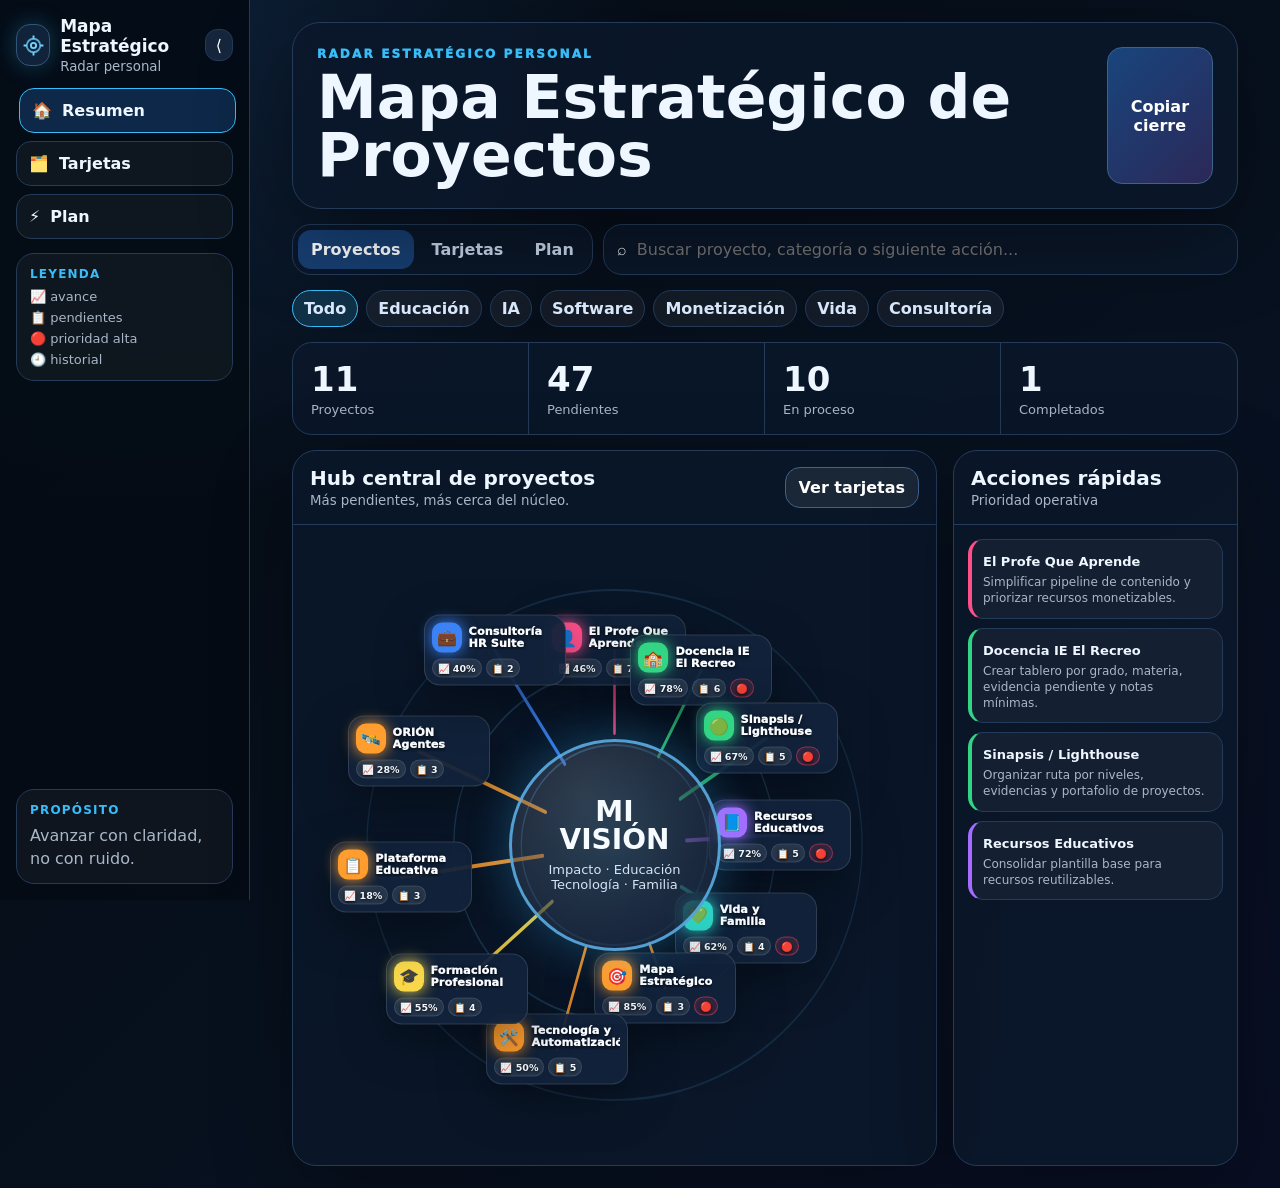
<file: index.html>
<!doctype html><html lang='es'><head><meta charset='utf-8'><meta name='viewport' content='width=device-width,initial-scale=1'><meta name='theme-color' content='#07111f'><title>Mapa Estratégico de Proyectos</title><style>:root{--bg:#06111f;--panel:#0b182b;--card:#12233b;--line:#243b59;--txt:#eef6ff;--muted:#a9b7c9;--cyan:#38bdf8;--blue:#3b82f6;--green:#32d583;--purple:#a66cff;--pink:#ff4f8b;--orange:#ff9d2e;--yellow:#f8d84a;--teal:#2dd4bf;--red:#ff435f;--shadow:0 26px 90px rgba(0,0,0,.38)}*{box-sizing:border-box}body{margin:0;background:radial-gradient(circle at 10% 0,rgba(21,52,90,.55),transparent 32%),linear-gradient(135deg,#050b13,#07111f 60%,#090e24);color:var(--txt);font-family:Inter,system-ui,-apple-system,Segoe UI,Arial,sans-serif}button,input,a{font:inherit}button{cursor:pointer}.app{display:grid;grid-template-columns:250px 1fr;min-height:100vh}.side{position:sticky;top:0;height:100vh;padding:16px;background:rgba(5,12,22,.94);border-right:1px solid var(--line);display:flex;flex-direction:column;gap:14px;transition:width .35s ease,transform .35s ease}.side.min{width:76px}.side.min .txt,.side.min .legend,.side.min .purpose{opacity:0;transform:translateX(-8px);pointer-events:none;display:none}.brand,.nav button{display:flex;align-items:center;gap:10px;color:var(--txt)}.brand{text-decoration:none}.logo{width:42px;height:42px;border-radius:14px;display:grid;place-items:center;background:#10233a;border:1px solid #315677;box-shadow:0 0 22px rgba(56,189,248,.27)}.logo svg{width:25px;height:25px}.brand b{display:block;font-size:17px}.brand small{display:block;color:var(--muted);margin-top:3px}.collapse{margin-left:auto;background:#16263c;color:#fff;border:1px solid var(--line);border-radius:12px;width:32px;height:32px;transition:.25s}.collapse:hover{transform:scale(1.06);border-color:var(--cyan)}.nav{display:grid;gap:8px}.nav button{height:45px;border:1px solid var(--line);border-radius:15px;background:rgba(255,255,255,.04);padding:0 12px;font-weight:800;transition:transform .22s,background .22s,border-color .22s}.nav button.active,.nav button:hover{background:rgba(47,140,255,.21);border-color:#38bdf8;transform:translateX(3px)}.legend,.purpose{border:1px solid var(--line);border-radius:18px;padding:13px;background:rgba(255,255,255,.04);transition:.25s}.legend h4,.purpose h4{margin:0 0 8px;color:var(--cyan);font-size:12px;text-transform:uppercase;letter-spacing:.1em}.legend ul{list-style:none;margin:0;padding:0;color:var(--muted);font-size:13px;display:grid;gap:6px}.purpose{margin-top:auto}.purpose p{margin:0;color:var(--muted);line-height:1.4}.main{padding:22px clamp(12px,4vw,42px);display:grid;gap:15px;min-width:0}.top{display:none}.hero,.panel,.stats,.tabs .box,.search{border:1px solid var(--line);background:rgba(11,24,43,.85)}.hero{border-radius:28px;padding:24px;display:flex;justify-content:space-between;gap:16px;box-shadow:var(--shadow);animation:rise .45s ease both}.eye{margin:0 0 8px;color:var(--cyan);font-weight:950;font-size:12px;text-transform:uppercase;letter-spacing:.18em}.hero h1{margin:0;font-size:clamp(32px,5vw,60px);line-height:.96}.actions{display:flex;gap:9px}.btn{border:1px solid #3e638b;border-radius:15px;padding:10px 13px;background:rgba(255,255,255,.07);color:#fff;text-decoration:none;font-weight:850;transition:transform .2s,background .2s,border-color .2s}.btn:hover{transform:translateY(-2px);border-color:var(--cyan)}.primary{background:linear-gradient(135deg,rgba(47,140,255,.4),rgba(166,108,255,.22))}.tabs{display:grid;grid-template-columns:auto 1fr;gap:10px}.tabs .box{border-radius:19px;padding:5px;display:flex;gap:5px;overflow:auto}.tab{border:0;background:transparent;color:#c8d7eb;border-radius:13px;padding:10px 13px;font-weight:850;white-space:nowrap;transition:background .25s,transform .2s}.tab:hover{transform:translateY(-1px)}.tab.active{background:rgba(47,140,255,.34);color:#fff}.search{border-radius:19px;display:flex;align-items:center;gap:8px;padding:0 13px}.search input{height:48px;width:100%;background:transparent;border:0;outline:0;color:#fff}.filters{display:flex;gap:8px;flex-wrap:wrap}.chip{border:1px solid var(--line);border-radius:999px;background:rgba(255,255,255,.05);color:#dbeafe;padding:8px 11px;font-weight:800;transition:transform .2s,background .2s}.chip:hover{transform:translateY(-2px)}.chip.active{background:rgba(56,189,248,.17);border-color:#38bdf8}.stats{border-radius:20px;display:grid;grid-template-columns:repeat(4,1fr);overflow:hidden;animation:rise .55s ease both}.stat{padding:16px 18px;border-right:1px solid var(--line)}.stat:last-child{border:0}.stat b{display:block;font-size:34px}.stat span{color:var(--muted);font-size:13px}.view{display:none;opacity:0;transform:translateY(10px)}.view.active{display:block;animation:viewIn .28s ease both}.grid{display:grid;grid-template-columns:minmax(620px,1fr) 285px;gap:16px}.panel{border-radius:24px;overflow:hidden;box-shadow:0 25px 80px rgba(0,0,0,.32)}.ph{padding:15px 17px;border-bottom:1px solid var(--line);display:flex;justify-content:space-between;align-items:center}.ph h2{margin:0;font-size:20px}.ph small{color:var(--muted)}.radar{position:relative;height:640px;overflow:hidden;background:radial-gradient(circle at 50% 50%,rgba(56,189,248,.13),transparent 22%)}.radar svg{position:absolute;inset:0;width:100%;height:100%;animation:drift 30s ease-in-out infinite alternate}.core{position:absolute;left:50%;top:50%;transform:translate(-50%,-50%);z-index:4;width:212px;height:212px;border-radius:50%;display:grid;place-items:center;text-align:center;border:3px solid rgba(91,177,234,.87);background:radial-gradient(circle at 35% 25%,rgba(255,255,255,.14),rgba(18,35,59,.96));box-shadow:0 0 44px rgba(56,189,248,.27);animation:pulse 5s ease-in-out infinite}.core b{font-size:28px;line-height:1;color:#f5fbff}.core span{display:block;color:#d6e4f4;font-size:13px;margin-top:8px}.node{position:absolute;z-index:3;width:142px;min-height:68px;transform:translate(-50%,-50%);border:1px solid rgba(255,255,255,.13);border-radius:16px;background:rgba(18,35,59,.94);padding:7px;box-shadow:0 16px 48px rgba(0,0,0,.38);text-align:left;animation:float var(--dur,7s) ease-in-out infinite alternate;color:#f6fbff!important;transition:box-shadow .2s,border-color .2s,filter .2s}.node:hover{border-color:var(--c);box-shadow:0 0 28px color-mix(in srgb,var(--c),transparent 38%);filter:brightness(1.08)}.nt{display:flex;gap:7px;align-items:center}.ni{width:30px;height:30px;border-radius:10px;display:grid;place-items:center;background:var(--c);box-shadow:0 0 15px var(--c);flex:0 0 30px;font-size:16px;color:#fff!important}.nn{font-weight:950;font-size:11.2px;line-height:1.08;color:#f8fbff!important;text-shadow:0 1px 4px rgba(0,0,0,.9);white-space:pre-line;overflow:hidden;max-height:25px;letter-spacing:.01em}.badges{display:flex;gap:4px;margin-top:6px}.pill{font-size:9.5px;font-weight:900;padding:3px 5px;border-radius:999px;background:rgba(255,255,255,.09);border:1px solid rgba(255,255,255,.11);white-space:nowrap;color:#f3f8ff!important;text-shadow:0 1px 3px rgba(0,0,0,.85)}.red{background:rgba(255,67,95,.14)!important;border-color:rgba(255,67,95,.45)!important;color:#ffd9df!important;animation:warn 2.4s ease-in-out infinite}.quick{padding:14px;display:grid;gap:9px}.qa{border:1px solid var(--line);border-left:4px solid var(--c);border-radius:15px;padding:11px;background:rgba(255,255,255,.04);animation:rise .35s ease both}.qa b{font-size:13px}.qa p{margin:4px 0 0;color:var(--muted);font-size:12px;line-height:1.35}.cards,.plan{padding:14px;display:grid;grid-template-columns:repeat(2,minmax(260px,1fr));gap:12px}.card,.mcard{border:1px solid var(--line);border-radius:20px;background:rgba(18,35,59,.96);padding:13px;display:grid;gap:9px;position:relative;transition:transform .2s,border-color .2s,box-shadow .2s}.card:hover,.mcard:hover{transform:translateY(-3px);border-color:var(--c);box-shadow:0 0 28px color-mix(in srgb,var(--c),transparent 55%)}.card:before{content:'';position:absolute;inset:0 0 auto;height:4px;background:var(--c)}.ctop,.mhead{display:flex;align-items:center;gap:9px}.ctop{justify-content:space-between}.ci,.mi{width:40px;height:40px;border-radius:13px;display:grid;place-items:center;background:var(--c);box-shadow:0 0 16px var(--c);font-size:20px;flex:0 0 40px}.cname{font-weight:900;display:-webkit-box;-webkit-line-clamp:2;-webkit-box-orient:vertical;overflow:hidden;color:#fff}.tiny{color:var(--muted);font-size:12px}.hist{width:32px;height:32px;border:1px solid var(--line);background:rgba(255,255,255,.07);color:#fff;border-radius:11px;transition:.2s}.hist:hover{border-color:var(--cyan);transform:rotate(-8deg) scale(1.05)}.bar{height:8px;background:#102137;border-radius:99px;overflow:hidden}.bar i{display:block;height:100%;background:linear-gradient(90deg,var(--c),#fff);transition:width .5s ease}.more{display:grid;color:var(--muted);font-size:13px;line-height:1.4;max-height:0;overflow:hidden;opacity:0;transition:max-height .32s ease,opacity .22s ease,padding .22s}.card.open .more,.mcard.open .mbody{max-height:230px;opacity:1;padding-top:6px}.tags{display:flex;gap:5px;flex-wrap:wrap;margin-top:7px}.tag{font-size:10px;border:1px solid var(--line);border-radius:999px;background:rgba(255,255,255,.06);padding:4px 7px;color:#d7e7fb}.mobile{display:none}.mhead{cursor:pointer}.mt{flex:1;min-width:0}.mt b{display:block;white-space:nowrap;overflow:hidden;text-overflow:ellipsis;color:#fff}.mstats{display:flex;gap:4px;flex-wrap:wrap}.mbody{display:grid;color:var(--muted);font-size:13px;max-height:0;overflow:hidden;opacity:0;transition:max-height .32s ease,opacity .22s ease}.plan{grid-template-columns:1fr}.planitem{display:grid;grid-template-columns:auto 1fr auto;gap:10px;border:1px solid var(--line);border-left:4px solid var(--c);border-radius:15px;background:rgba(255,255,255,.04);padding:11px;animation:rise .35s ease both}.planitem p{margin:3px 0 0;color:var(--muted);font-size:13px}.modalBg{position:fixed;inset:0;display:none;align-items:center;justify-content:center;padding:12px;background:rgba(3,8,15,.6);backdrop-filter:blur(6px);z-index:99}.modalBg.open{display:flex;animation:fade .18s ease}.modal{width:min(700px,100%);border:1px solid var(--line);border-radius:22px;background:linear-gradient(145deg,rgba(11,22,40,.98),rgba(18,35,59,.97));box-shadow:0 26px 90px rgba(0,0,0,.67);overflow:hidden;position:relative;animation:modalIn .22s ease both}.modal:before{content:'';position:absolute;inset:0 0 auto;height:5px;background:var(--c);box-shadow:0 0 24px var(--c)}.mh{padding:12px 13px;border-bottom:1px solid var(--line);background:linear-gradient(135deg,color-mix(in srgb,var(--c),transparent 82%),rgba(255,255,255,.03));display:flex;align-items:center;justify-content:space-between;gap:10px}.mtitle{display:flex;align-items:center;gap:10px;min-width:0}.big{width:42px;height:42px;border-radius:14px;display:grid;place-items:center;background:var(--c);box-shadow:0 0 18px var(--c);font-size:21px;flex:0 0 42px}.mh h3{margin:0;font-size:19px;white-space:nowrap;overflow:hidden;text-overflow:ellipsis}.mh small{color:var(--muted);font-size:12px}.x{width:34px;height:34px;border:1px solid var(--line);border-radius:12px;background:rgba(255,255,255,.07);color:#fff;transition:.2s}.x:hover{transform:rotate(90deg);border-color:var(--cyan)}.mb{padding:12px;display:grid;gap:10px}.mstats2{display:grid;grid-template-columns:repeat(4,1fr);gap:7px}.ms{border:1px solid var(--line);border-radius:14px;padding:8px;background:rgba(255,255,255,.05);display:flex;align-items:center;gap:7px}.ms i{width:25px;height:25px;border-radius:9px;display:grid;place-items:center;background:color-mix(in srgb,var(--c),transparent 78%);font-style:normal;font-size:14px}.ms b{display:block;font-size:15px;line-height:1}.ms span{display:block;color:var(--muted);font-size:9.5px;text-transform:uppercase;letter-spacing:.04em}.split{display:grid;grid-template-columns:1fr 1fr;gap:9px}.box{border:1px solid var(--line);border-radius:15px;background:rgba(255,255,255,.04);padding:10px}.box h4{margin:0 0 6px;font-size:13px}.box p{margin:0;color:var(--muted);font-size:13px;line-height:1.4}.tl{border-left:3px solid var(--c);padding-left:8px;margin-bottom:7px}.tl b{font-size:12.5px}.tl p{margin:2px 0 0;color:var(--muted);font-size:12px}.toast{position:fixed;right:14px;bottom:14px;background:#081525;border:1px solid var(--line);border-radius:14px;padding:11px 13px;box-shadow:0 20px 60px rgba(0,0,0,.52);opacity:0;transform:translateY(10px);transition:.2s;z-index:110}.toast.show{opacity:1;transform:translateY(0)}@keyframes pulse{50%{box-shadow:0 0 58px rgba(56,189,248,.4)}}@keyframes drift{from{transform:rotate(-1.5deg)}to{transform:rotate(1.8deg)}}@keyframes float{from{margin-top:-4px}to{margin-top:6px}}@keyframes viewIn{from{opacity:0;transform:translateY(12px)}to{opacity:1;transform:none}}@keyframes modalIn{from{opacity:0;transform:scale(.96) translateY(10px)}to{opacity:1;transform:scale(1)}}@keyframes fade{from{opacity:0}to{opacity:1}}@keyframes rise{from{opacity:0;transform:translateY(10px)}to{opacity:1;transform:none}}@keyframes warn{50%{box-shadow:0 0 14px rgba(255,67,95,.44)}}@media(max-width:1180px){.app{grid-template-columns:1fr}.side{position:fixed;z-index:80;left:0;top:0;bottom:0;transform:translateX(-103%);width:250px}.side.open{transform:translateX(0)}.collapse{display:none}.top{display:flex;position:sticky;top:0;z-index:70;align-items:center;justify-content:space-between;padding:10px 12px;background:rgba(5,12,22,.94);border-bottom:1px solid var(--line)}.menu{width:38px;height:38px;border:1px solid var(--line);border-radius:12px;background:#16263c;color:#fff}.main{padding:11px}.grid{grid-template-columns:1fr}.grid aside{display:none}.radar{height:600px}.cards{grid-template-columns:repeat(2,minmax(230px,1fr))}}@media(max-width:720px){.hero{padding:18px;border-radius:22px}.hero h1{font-size:30px}.actions{display:none}.tabs{grid-template-columns:1fr}.stats{grid-template-columns:repeat(2,1fr)}.stat:nth-child(2){border-right:0}.desktopOnly{display:none}.grid{display:none}.mobile{display:block}.cards{grid-template-columns:1fr}.mstats{justify-content:flex-end}.mstats .pill{font-size:10px}.mstats .pill:not(.red):nth-child(2){display:none}.split,.mstats2{grid-template-columns:1fr}.modal{max-height:92vh;overflow:auto}}</style></head><body><div class='app'><aside class='side' id='side'><a class='brand' href='#'><span class='logo'><svg viewBox='0 0 24 24' fill='none' stroke='#72d7ff' stroke-width='1.8'><circle cx='12' cy='12' r='2.5'/><circle cx='12' cy='12' r='6.5' opacity='.75'/><path d='M2.5 12h3M18.5 12h3M12 2.5v3M12 18.5v3'/></svg></span><span class='txt'><b>Mapa Estratégico</b><small>Radar personal</small></span><button class='collapse' id='collapse'>⟨</button></a><nav class='nav' id='nav'></nav><section class='legend'><h4>Leyenda</h4><ul><li>📈 avance</li><li>📋 pendientes</li><li>🔴 prioridad alta</li><li>🕘 historial</li></ul></section><section class='purpose'><h4>Propósito</h4><p>Avanzar con claridad, no con ruido.</p></section></aside><main class='main'><header class='top'><button class='menu' id='menu'>☰</button><b>Mapa Estratégico</b><button class='btn' id='copyTop'>Copiar</button></header><section class='hero'><div><p class='eye'>Radar estratégico personal</p><h1>Mapa Estratégico de Proyectos</h1></div><div class='actions'><button class='btn primary' id='copyClose'>Copiar cierre</button></div></section><section class='tabs'><div class='box' id='tabbox'><button class='tab active' data-view='hub'>Proyectos</button><button class='tab' data-view='cards'>Tarjetas</button><button class='tab' data-view='plan'>Plan</button></div><label class='search'>⌕ <input id='q' placeholder='Buscar proyecto, categoría o siguiente acción...'></label></section><section class='filters' id='filters'></section><section class='stats'><article class='stat'><b id='stProjects'>0</b><span>Proyectos</span></article><article class='stat'><b id='stPend'>0</b><span>Pendientes</span></article><article class='stat'><b id='stDoing'>0</b><span>En proceso</span></article><article class='stat'><b id='stDone'>1</b><span>Completados</span></article></section><section class='view active' id='view-hub'><div class='grid'><article class='panel'><div class='ph'><div><h2>Hub central de proyectos</h2><small>Más pendientes, más cerca del núcleo.</small></div><button class='btn' data-switch='cards'>Ver tarjetas</button></div><div class='radar'><svg viewBox='0 0 1000 640' preserveAspectRatio='none'><ellipse cx='500' cy='320' rx='145' ry='100' fill='none' stroke='rgba(91,177,234,.34)' stroke-width='2'/><ellipse cx='500' cy='320' rx='250' ry='175' fill='none' stroke='rgba(91,177,234,.22)' stroke-width='2'/><ellipse cx='500' cy='320' rx='385' ry='255' fill='none' stroke='rgba(91,177,234,.14)' stroke-width='2'/><g id='lines'></g></svg><div class='core'><div><b>MI<br>VISIÓN</b><span>Impacto · Educación<br>Tecnología · Familia</span></div></div><div id='nodes'></div></div></article><aside class='panel'><div class='ph'><div><h2>Acciones rápidas</h2><small>Prioridad operativa</small></div></div><div class='quick' id='quick'></div></aside></div><div class='mobile'><article class='panel'><div class='ph' id='resetMobile'><div><h2>Proyectos</h2><small>Toca para desplegar.</small></div><button class='btn'>Recoger</button></div><div id='mobileList' style='padding:12px;display:grid;gap:10px'></div></article></div></section><section class='view' id='view-cards'><article class='panel'><div class='ph'><div><h2>Tarjetas con porcentajes</h2><small>Toca para abrir o recoger.</small></div></div><div class='cards' id='cards'></div></article></section><section class='view' id='view-plan'><article class='panel'><div class='ph'><div><h2>Plan operativo</h2><small>Siguientes movimientos.</small></div></div><div class='plan' id='plan'></div></article></section></main></div><div class='modalBg' id='modalBg'><div class='modal' id='modal'><div class='mh'><div class='mtitle'><div class='big' id='mIcon'>🎯</div><div><h3 id='mTitle'>Proyecto</h3><small id='mSub'></small></div></div><button class='x' id='close'>×</button></div><div class='mb'><div class='mstats2' id='mStats'></div><div class='split'><div class='box'><h4>Resumen</h4><p id='mSummary'></p></div><div class='box'><h4>Siguiente acción</h4><p id='mNext'></p></div></div><div class='split'><div class='box'><h4>Etiquetas</h4><div class='tags' id='mTags'></div></div><div class='box'><h4>Historial</h4><div id='mHistory'></div></div></div></div></div></div><div class='toast' id='toast'></div><script>(()=>{const projects=[['doc','Docencia IE El Recreo','Docencia IE\nEl Recreo','Educación institucional',['educacion','institucional','planeacion','feria'],'alta',78,6,'Activo permanente','Planeaciones, notas, asistencias, controles diarios, desempeños, ESTEMBRANDO, CafeTech, CafeSec, feria, malla y actas.','Crear tablero por grado, materia, evidencia pendiente y notas mínimas.','var(--green)','🏫',[['02 Sep','Se refinó la estructura del proyecto docente.'],['03 Sep','Se priorizó tablero de notas y evidencias.']]],['rec','Recursos Educativos con IA y Tecnología','Recursos\nEducativos','Recursos educativos',['educacion','ia','recursos','guias'],'alta',72,5,'Activo','Guías PDF, HTML offline, Cornell, laboratorios virtuales, plantillas, rúbricas y apps de clase.','Consolidar plantilla base para recursos reutilizables.','var(--purple)','📘',[['29 Ago','Se unificaron guías y apps como un solo frente.'],['03 Sep','Se pidió conectar recursos con marca personal.']]],['orion','ORIÓN · Agentes Docentes','ORIÓN\nAgentes','Software & IA',['ia','software'],'media',28,3,'Diseño','Sistema de agentes donde ORIÓN recibe intención, MERLIN genera recursos y SÉNECA valida calidad.','Definir flujo exacto de agentes y archivos implicados.','var(--orange)','🛰️',[['20 Ago','Se pausó hasta definir malla.'],['03 Sep','Se reubicó como soporte a recursos/colegio.']]],['epqa','El Profe Que Aprende','El Profe Que\nAprende','Marca personal',['monetizacion','educacion'],'alta',46,7,'Activo estratégico','Marca educativa, contenido, comunidad, recursos, blogs, sitio web y monetización.','Simplificar pipeline de contenido y priorizar recursos monetizables.','var(--pink)','👤',[['28 Ago','Se definió paquete de guion, cover, post y assets.'],['03 Sep','Se confirmó que es el frente más rentable a mediano plazo.']]],['sin','Sinapsis / Lighthouse','Sinapsis /\nLighthouse','Educación institucional',['educacion','emprendimiento'],'alta',67,5,'En operación','Clases infantiles y juveniles de programación; convenio Lighthouse; juegos de estudiantes.','Organizar ruta por niveles, evidencias y portafolio de proyectos.','var(--green)','🟢',[['26 Ago','Iteraciones de juegos de estudiantes.'],['03 Sep','Se confirmó que juegos estudiantiles pertenecen aquí.']]],['plat','Plataforma Educativa Integral','Plataforma\nEducativa','Software & IA',['software','educacion'],'media',18,3,'Idea avanzada','Plataforma de notas, observaciones, convivencia, comités y consulta para familias.','Definir arquitectura por módulos y experiencia de usuario simple.','var(--orange)','📋',[['01 Sep','Se planteó como proyecto aparte.'],['03 Sep','Se vinculó con ORIENTA y gestión institucional.']]],['form','Formación Personal y Profesional','Formación\nProfesional','Formación',['formacion'],'media',55,4,'Formación','Doctorado, inglés, IA, eventos, convocatorias, ingreso y ascenso.','Establecer tablero de evidencias y plan semanal realista.','var(--yellow)','🎓',[['01 Sep','Se consolidó inglés, doctorado y eventos.'],['03 Sep','Se reconoció riesgo de sobrecarga.']]],['vida','Vida, Familia y Sostenibilidad','Vida y\nFamilia','Vida personal',['vida-personal'],'alta',62,4,'Vida personal','Sueño, salud, pareja, Matteo, rutinas familiares y límites de carga.','Definir indicadores simples de bienestar y descanso.','var(--teal)','💚',[['28 Ago','Se registró afectación del sueño.'],['03 Sep','Se puso como eje transversal del mapa.']]],['tec','Tecnología, Automatización y Experimentación','Tecnología y\nAutomatización','Software & IA',['software','ia'],'media',50,5,'Software & IA','GitHub, Vercel, PWA, hardware personal, automatizaciones y prototipos.','Priorizar herramientas útiles y compras/configuraciones claves.','var(--orange)','🛠️',[['31 Ago','Consultas de RAM, iPhone y accesorios.'],['03 Sep','Se ligó a la PWA del radar estratégico.']]],['hr','Consultoría HR Suite / Nómina','Consultoría\nHR Suite','Consultoría',['consultoria','software'],'media',40,2,'Consultoría','Revisión técnica, roadmaps, archivos críticos y tareas acotadas.','Mantener límite de reuniones y tareas derivadas.','var(--blue)','💼',[['07 Jul','Se documentó roadmap técnico de nómina.'],['03 Sep','Se mantuvo como frente externo con límites.']]],['mapa','Mapa Estratégico de Proyectos','Mapa\nEstratégico','Software & IA',['software','ia'],'alta',85,3,'En construcción','Radar visual, dashboard, GitHub Pages, bitácoras, cierres diarios y relaciones entre proyectos.','Alimentar el historial real y vincular porcentajes a datos vivos.','var(--orange)','🎯',[['02 Sep','Repositorio creado y primera vista funcional.'],['03 Sep','Se iteró diseño desktop, tablet y móvil.']]]].map(x=>({id:x[0],name:x[1],short:x[2],area:x[3],cat:x[4],priority:x[5],progress:x[6],pending:x[7],status:x[8],summary:x[9],next:x[10],color:x[11],emoji:x[12],history:x[13]}));projects.sort((a,b)=>((b.priority==='alta')-(a.priority==='alta'))||b.pending-a.pending||a.progress-b.progress);const filters=[['todos','Todo'],['educacion','Educación'],['ia','IA'],['software','Software'],['monetizacion','Monetización'],['vida-personal','Vida'],['consultoria','Consultoría']],navs=[['hub','🏠','Resumen'],['cards','🗂️','Tarjetas'],['plan','⚡','Plan']];let state={view:'hub',filter:'todos',q:''};const $=s=>document.querySelector(s),$$=s=>document.querySelectorAll(s),css=v=>getComputedStyle(document.documentElement).getPropertyValue(v.match(/--[^)]+/)[0]).trim();function match(p){let q=state.q.toLowerCase().trim();return(state.filter==='todos'||p.cat.includes(state.filter))&&(!q||[p.name,p.area,p.summary,p.next,...p.cat].join(' ').toLowerCase().includes(q))}function cur(){return projects.filter(match)}function renderNav(){let n=$('#nav');n.innerHTML='';navs.forEach(([id,ic,tx])=>{let b=document.createElement('button');b.className=id===state.view?'active':'';b.innerHTML=`<span>${ic}</span><span class='txt'>${tx}</span>`;b.onclick=()=>switchView(id);n.appendChild(b)})}function renderFilters(){let f=$('#filters');f.innerHTML='';filters.forEach(([id,tx])=>{let b=document.createElement('button');b.className='chip '+(id===state.filter?'active':'');b.textContent=tx;b.onclick=()=>{state.filter=id;render()};f.appendChild(b)})}function renderStats(){let a=cur();$('#stProjects').textContent=a.length;$('#stPend').textContent=a.reduce((s,p)=>s+p.pending,0);$('#stDoing').textContent=Math.max(0,a.length-1);$('#stDone').textContent=1}function pos(i,n,p){let high=p.priority==='alta';let angle=(-90+(i*(360/n))) * Math.PI/180;let urgency=(p.pending/7);let rx=high?310:365,ry=high?205:245;rx-=urgency*70;ry-=urgency*45;let x=500+Math.cos(angle)*rx,y=320+Math.sin(angle)*ry;if(high)y-=35;return{x:Math.max(95,Math.min(905,x)),y:Math.max(80,Math.min(575,y))}}function line(x,y,c){let cx=500,cy=320,r=112,dx=x-cx,dy=y-cy,d=Math.hypot(dx,dy)||1,sx=cx+dx/d*r,sy=cy+dy/d*r,l=document.createElementNS('http://www.w3.org/2000/svg','line');l.setAttribute('x1',sx);l.setAttribute('y1',sy);l.setAttribute('x2',x);l.setAttribute('y2',y);l.setAttribute('stroke',c);l.setAttribute('stroke-width','4');l.setAttribute('stroke-linecap','round');l.setAttribute('opacity','.9');return l}function renderHub(){let ns=$('#nodes'),ls=$('#lines');ns.innerHTML='';ls.innerHTML='';let a=cur();a.forEach((p,i)=>{let c=css(p.color),pt=pos(i,a.length,p);ls.appendChild(line(pt.x,pt.y,c));let d=document.createElement('button');d.className='node';d.style.cssText=`--c:${c};left:${pt.x/10}%;top:${pt.y/6.4}%;--dur:${6+i*.35}s`;d.innerHTML=`<div class='nt'><div class='ni'>${p.emoji}</div><div class='nn'>${p.short}</div></div><div class='badges'><span class='pill'>📈 ${p.progress}%</span><span class='pill'>📋 ${p.pending}</span>${p.priority==='alta'?`<span class='pill red'>🔴</span>`:''}</div>`;d.onclick=()=>openModal(p,false);ns.appendChild(d)})}function renderQuick(){let q=$('#quick');q.innerHTML='';cur().slice(0,4).forEach(p=>{let d=document.createElement('div');d.className='qa';d.style.setProperty('--c',css(p.color));d.innerHTML=`<b>${p.short.replace('\n',' ')}</b><p>${p.next}</p>`;q.appendChild(d)})}function card(p,m=false){let d=document.createElement('article');d.className=m?'mcard':'card';d.style.setProperty('--c',css(p.color));d.innerHTML=`<div class='ctop'><div class='mhead'><div class='ci'>${p.emoji}</div><div><div class='cname'>${p.name}</div><div class='tiny'>${p.status}</div></div></div><button class='hist' title='Historial'>🕘</button></div><div class='badges'><span class='pill'>📈 ${p.progress}%</span><span class='pill'>📋 ${p.pending}</span>${p.priority==='alta'?`<span class='pill red'>🔴 Alta</span>`:''}</div><div class='bar'><i style='width:${p.progress}%'></i></div><div class='more'><p>${p.summary}</p><p><b>Siguiente:</b> ${p.next}</p><div class='tags'>${p.cat.map(t=>`<span class='tag'>${t}</span>`).join('')}</div></div>`;d.querySelector('.hist').onclick=e=>{e.stopPropagation();openModal(p,true)};d.onclick=()=>d.classList.toggle('open');return d}function renderCards(){let g=$('#cards');g.innerHTML='';cur().forEach(p=>g.appendChild(card(p)))}function renderMobile(){let m=$('#mobileList');m.innerHTML='';cur().forEach(p=>m.appendChild(card(p,true)))}function renderPlan(){let pl=$('#plan');pl.innerHTML='';cur().slice(0,7).forEach((p,i)=>{let d=document.createElement('div');d.className='planitem';d.style.setProperty('--c',css(p.color));d.innerHTML=`<b>${i+1}</b><div><b>${p.name}</b><p>${p.next}</p></div><span>${p.priority==='alta'?'🔴':'🟡'}</span>`;pl.appendChild(d)})}function openModal(p,hist){let c=css(p.color),m=$('#modal');m.style.setProperty('--c',c);$('#mIcon').style.setProperty('--c',c);$('#mIcon').textContent=p.emoji;$('#mTitle').textContent=p.name;$('#mSub').textContent=p.area+' · '+p.status;$('#mStats').innerHTML=`<div class='ms'><i>📈</i><div><b>${p.progress}%</b><span>avance</span></div></div><div class='ms'><i>📋</i><div><b>${p.pending}</b><span>pendientes</span></div></div><div class='ms'><i>🔴</i><div><b>${p.priority}</b><span>prioridad</span></div></div><div class='ms'><i>🕘</i><div><b>${p.history.length}</b><span>hitos</span></div></div>`;$('#mSummary').textContent=hist?'Historial del proyecto seleccionado.':p.summary;$('#mNext').textContent=p.next;$('#mTags').innerHTML=p.cat.map(t=>`<span class='tag'>${t}</span>`).join('');$('#mHistory').innerHTML=p.history.map(x=>`<div class='tl'><b>${x[0]}</b><p>${x[1]}</p></div>`).join('');$('#modalBg').classList.add('open')}function switchView(v){state.view=v;$$('.tab').forEach(t=>t.classList.toggle('active',t.dataset.view===v));['hub','cards','plan'].forEach(x=>$('#view-'+x).classList.toggle('active',x===v));renderNav()}function copy(){let t=cur().slice(0,5).map(p=>`• ${p.name}: ${p.progress}% · ${p.pending} pendientes · ${p.next}`).join('\n');navigator.clipboard.writeText(t).then(()=>toast('Cierre copiado'))}function toast(t){let e=$('#toast');e.textContent=t;e.classList.add('show');setTimeout(()=>e.classList.remove('show'),1700)}function render(){renderNav();renderFilters();renderStats();renderHub();renderQuick();renderCards();renderMobile();renderPlan()}$('#q').oninput=e=>{state.q=e.target.value;render()};$$('.tab').forEach(t=>t.onclick=()=>switchView(t.dataset.view));document.body.onclick=e=>{let s=e.target.closest('[data-switch]');if(s)switchView(s.dataset.switch)};$('#collapse').onclick=e=>{e.preventDefault();$('#side').classList.toggle('min')};$('#menu').onclick=()=>$('#side').classList.toggle('open');$('#copyClose').onclick=copy;$('#copyTop').onclick=copy;$('#close').onclick=()=>$('#modalBg').classList.remove('open');$('#modalBg').onclick=e=>{if(e.target.id==='modalBg')$('#modalBg').classList.remove('open')};$('#resetMobile').onclick=()=>$$('.mcard,.card').forEach(x=>x.classList.remove('open'));render()})();</script></body></html>
</file>
